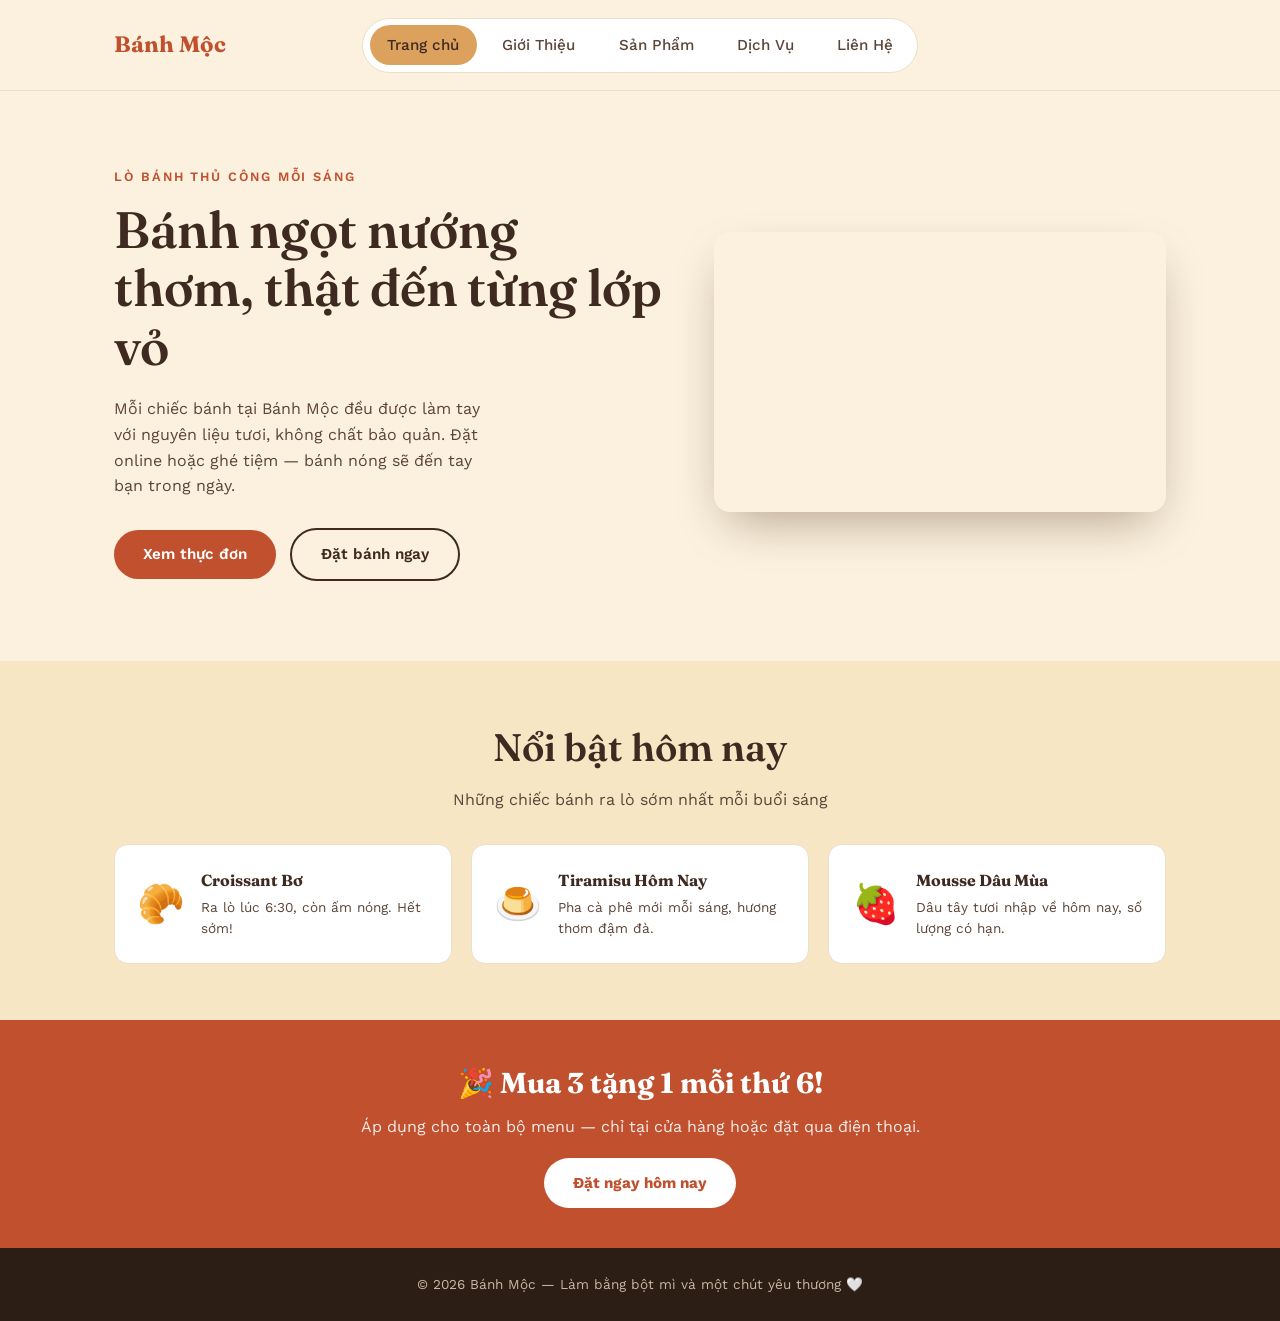
<file: index.html>
<!DOCTYPE html>
<html lang="vi">
<head>
<meta charset="UTF-8">
<meta name="viewport" content="width=device-width, initial-scale=1.0">
<title>Bánh Mộc – Đặc Sản</title>
<link rel="stylesheet" href="style.css">
<style>
  .hero { padding: 4.5rem 0 5rem; }
  .hero .container {
    display: grid;
    grid-template-columns: 1.1fr 0.9fr;
    gap: 3rem;
    align-items: center;
  }
  .eyebrow {
    display: inline-block;
    font-size: 0.8rem;
    letter-spacing: 0.15em;
    text-transform: uppercase;
    color: var(--jam);
    font-weight: 600;
    margin-bottom: 0.8rem;
  }
  .hero h1 {
    font-size: clamp(2.2rem, 4vw, 3.4rem);
    font-weight: 600;
    line-height: 1.15;
    margin-bottom: 1.2rem;
  }
  .hero p { 
    max-width: 38ch; 
    margin-bottom: 1.8rem; 
    color: var(--choc-soft); 
  }
  .hero-video { 
    border-radius: 16px; 
    overflow: hidden; 
    box-shadow: 0 20px 50px -15px rgba(60,30,10,0.4); 
  }
  .hero-video iframe { 
    width: 100%; 
    height: 280px; 
    display: block; 
  }

  /* Nổi bật hôm nay */
  .featured { 
    padding: 3.5rem 0; 
    background: var(--gold-light); 
  }
  .featured .section-head { 
    margin-bottom: 2rem; 
  }
  .featured-grid { 
    display: grid; 
    grid-template-columns: repeat(3,1fr); 
    gap: 1.2rem; 
  }
  .feat-card {
    background: var(--card-bg); 
    border-radius: 14px; 
    padding: 1.4rem;
    border: 1px solid var(--line); 
    display: flex; 
    gap: 1rem; 
    align-items: center;
  }
  .feat-icon { 
    font-size: 2.4rem; 
  }
  .feat-card h3 { 
    font-size: 1rem; 
    margin-bottom: 0.2rem; 
  }
  .feat-card p { 
    font-size: 0.85rem; 
    color: var(--choc-soft); 
  }

  /* Banner khuyến mãi */
  .promo-banner {
    background: var(--jam); 
    color: #fff;
    padding: 2.5rem 0; 
    text-align: center;
  }
  .promo-banner h2 { 
    font-size: 1.8rem; 
    margin-bottom: 0.5rem; 
  }
  .promo-banner p { 
    margin-bottom: 1.2rem; 
    opacity: 0.9; 
  }
  .btn-white { 
    background: #fff; 
    color: var(--jam); 
    font-weight: 700; 
  }
  .btn-white:hover { 
    background: var(--cream); 
  }

  @media (max-width: 768px) {
    .hero .container { grid-template-columns: 1fr; text-align: center; }
    .hero p { margin: 0 auto 1.8rem; }
    .featured-grid { grid-template-columns: 1fr; }
  }
</style>
</head>
<body>

<header class="site-header">
  <div class="header-inner">
    <a href="index.html" class="logo">Bánh Mộc</a>
    <input type="checkbox" id="menu-toggle" class="menu-toggle">
    <label for="menu-toggle" class="open-menu" aria-label="Mở menu">
      <span></span><span></span><span></span>
    </label>
    <nav class="nav">
      <ul>
        <li><a href="index.html" class="active">Trang chủ</a></li>
        <li><a href="gioi-thieu.html">Giới Thiệu</a></li>
        <li><a href="san-pham.html">Sản Phẩm</a></li>
        <li><a href="dich-vu.html">Dịch Vụ</a></li>
        <li><a href="lien-he.html">Liên Hệ</a></li>
      </ul>
    </nav>
  </div>
</header>

<!-- HERO -->
<section class="hero">
  <div class="container">
    <div>
      <span class="eyebrow">Lò bánh thủ công mỗi sáng</span>
      <h1>Bánh ngọt nướng thơm, thật đến từng lớp vỏ</h1>
      <p>Mỗi chiếc bánh tại Bánh Mộc đều được làm tay với nguyên liệu tươi,
         không chất bảo quản. Đặt online hoặc ghé tiệm — bánh nóng sẽ đến
         tay bạn trong ngày.</p>
      <a href="san-pham.html" class="btn btn-primary">Xem thực đơn</a>
      <a href="lien-he.html" class="btn btn-outline" style="margin-left:0.6rem">Đặt bánh ngay</a>
    </div>
    <div class="hero-video">
      <iframe src="https://www.youtube.com/embed/-xlmBoQ4paI?si=_xzO35KZzCxgBfQv"
        title="Bánh Mộc video" frameborder="0"
        allow="accelerometer; autoplay; clipboard-write; encrypted-media; gyroscope; picture-in-picture"
        allowfullscreen></iframe>
    </div>
  </div>
</section>

<!-- NỔI BẬT HÔM NAY -->
<section class="featured">
  <div class="container">
    <div class="section-head">
      <h2>Nổi bật hôm nay</h2>
      <p>Những chiếc bánh ra lò sớm nhất mỗi buổi sáng</p>
    </div>
    <div class="featured-grid">
      <div class="feat-card">
        <div class="feat-icon">🥐</div>
        <div>
          <h3>Croissant Bơ</h3>
          <p>Ra lò lúc 6:30, còn ấm nóng. Hết sớm!</p>
        </div>
      </div>
      <div class="feat-card">
        <div class="feat-icon">🍮</div>
        <div>
          <h3>Tiramisu Hôm Nay</h3>
          <p>Pha cà phê mới mỗi sáng, hương thơm đậm đà.</p>
        </div>
      </div>
      <div class="feat-card">
        <div class="feat-icon">🍓</div>
        <div>
          <h3>Mousse Dâu Mùa</h3>
          <p>Dâu tây tươi nhập về hôm nay, số lượng có hạn.</p>
        </div>
      </div>
    </div>
  </div>
</section>

<!-- BANNER KHUYẾN MÃI -->
<section class="promo-banner">
  <div class="container">
    <h2>🎉 Mua 3 tặng 1 mỗi thứ 6!</h2>
    <p>Áp dụng cho toàn bộ menu — chỉ tại cửa hàng hoặc đặt qua điện thoại.</p>
    <a href="lien-he.html" class="btn btn-white">Đặt ngay hôm nay</a>
  </div>
</section>


<!--Start of Tawk.to Script-->
<script type="text/javascript">
var Tawk_API=Tawk_API||{}, Tawk_LoadStart=new Date();
(function(){
var s1=document.createElement("script"),s0=document.getElementsByTagName("script")[0];
s1.async=true;
s1.src='https://embed.tawk.to/6a32af49b6462d1d44111949/1jravpe97';
s1.charset='UTF-8';
s1.setAttribute('crossorigin','*');
s0.parentNode.insertBefore(s1,s0);
})();
</script>
<!--End of Tawk.to Script-->

<footer class="site-footer">
  © 2026 Bánh Mộc — Làm bằng bột mì và một chút yêu thương 🤍
</footer>

</body>
</html>
</file>
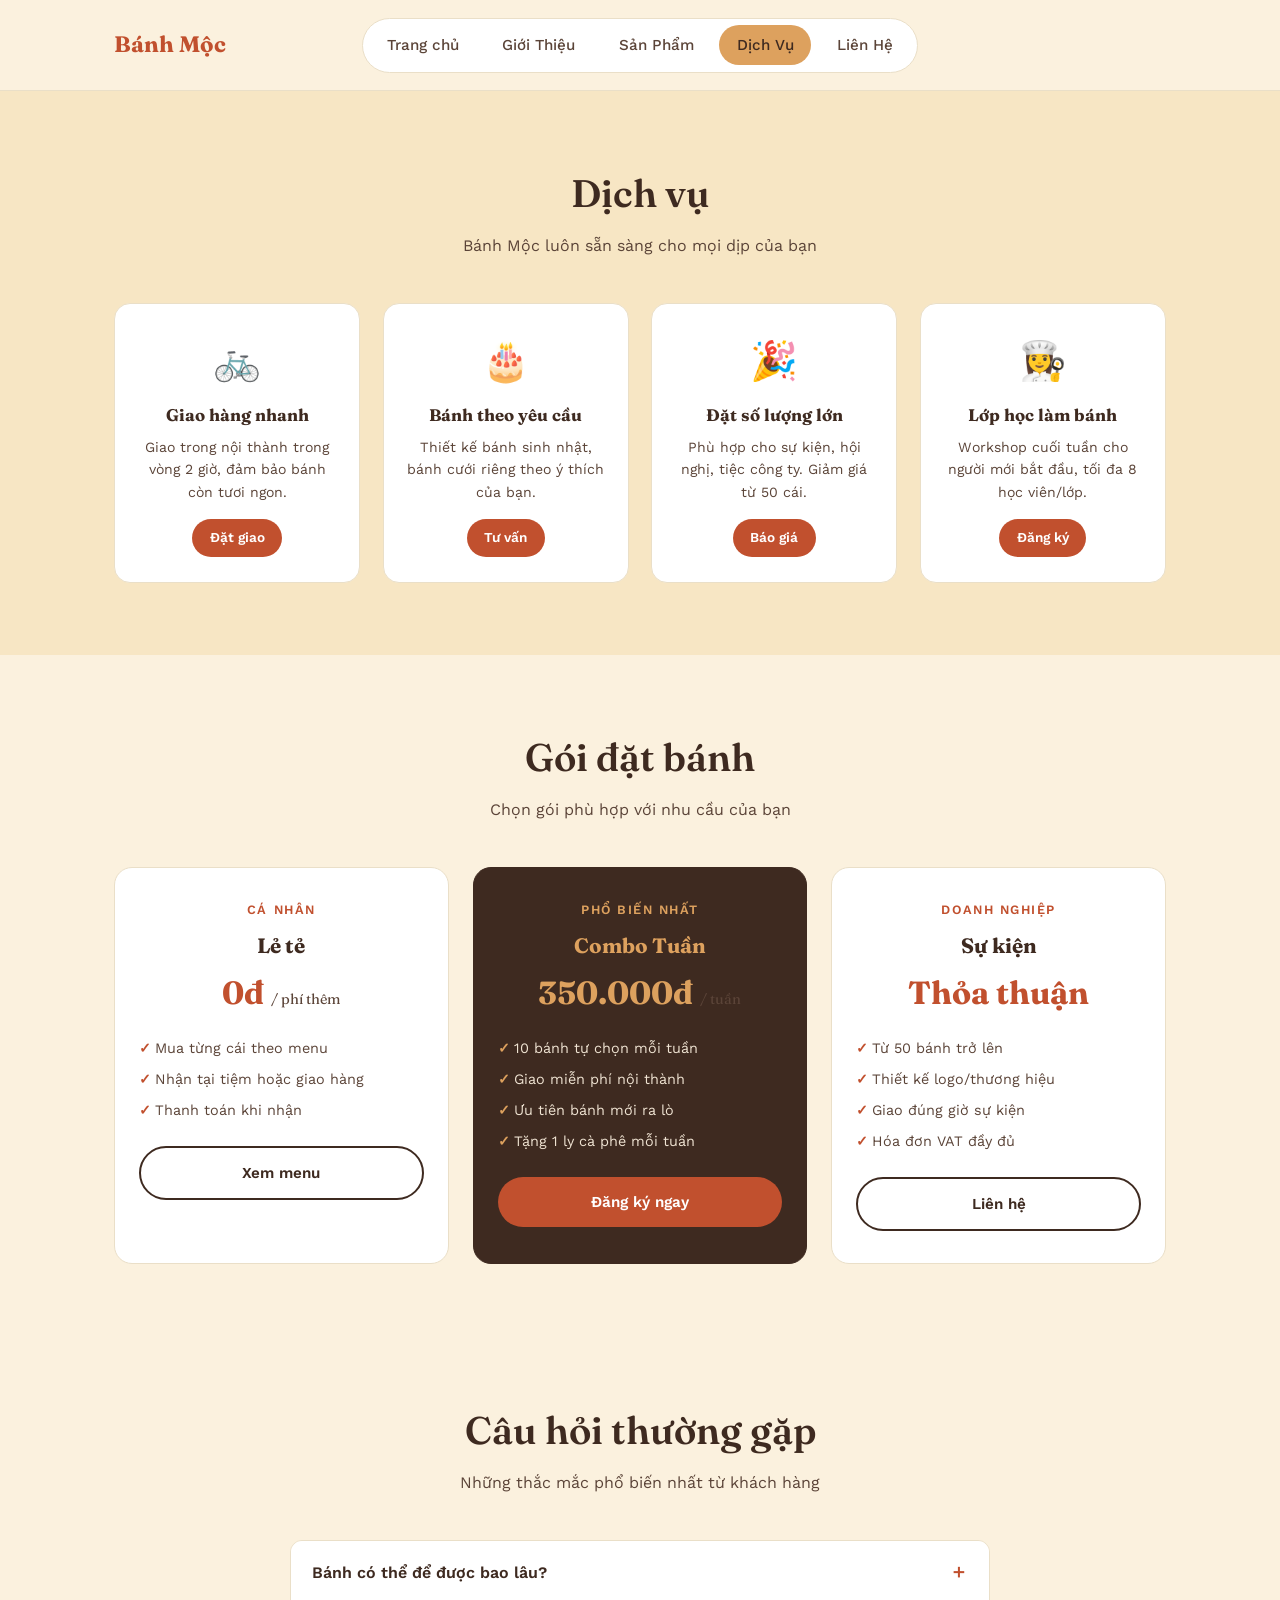
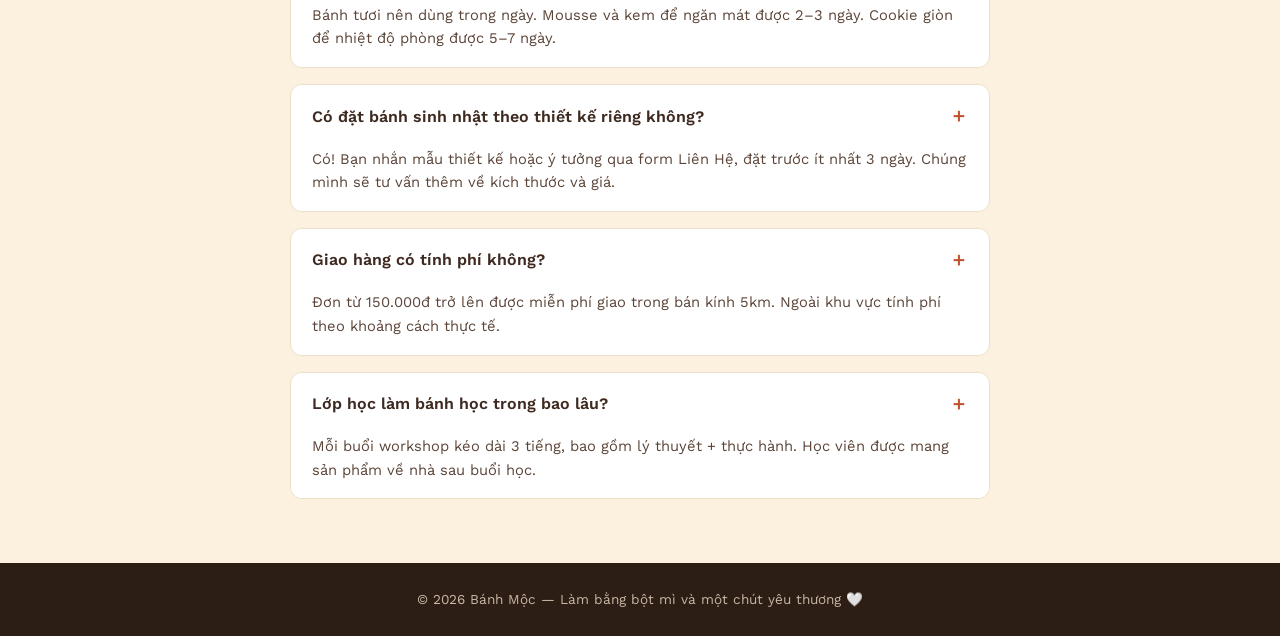
<file: dich-vu.html>
<!DOCTYPE html>
<html lang="vi">
<head>
<meta charset="UTF-8">
<meta name="viewport" content="width=device-width, initial-scale=1.0">
<title>Bánh Mộc – Dịch Vụ</title>
<link rel="stylesheet" href="style.css">
<style>
  .services { 
    padding: 4.5rem 0; 
    background: var(--gold-light); 
  }

  .service-grid { 
    display: grid; 
    grid-template-columns: repeat(4,1fr); 
    gap: 1.4rem; 
  }
  .service-card {
    background: var(--card-bg); 
    border-radius: 16px; 
    padding: 1.6rem 1.3rem;
    text-align: center; 
    border: 1px solid var(--line);
    transition: transform 0.15s, box-shadow 0.15s;
  }
  .service-card:hover { 
    transform: translateY(-4px); 
    box-shadow: 0 12px 30px -15px rgba(60,30,10,0.25); 
  }
  .service-card .icon { 
    font-size: 2.4rem; 
    margin-bottom: 0.7rem; 
  }
  .service-card h3 { 
    font-size: 1.05rem; 
    margin-bottom: 0.4rem; 
  }
  .service-card p { 
    font-size: 0.88rem; 
    color: var(--choc-soft); 
    margin-bottom: 1rem; 
  }
  .service-card .btn { 
    font-size: 0.85rem; 
    padding: 0.5rem 1.1rem; 
  }

  /* Pricing */
  .pricing { 
    padding: 4.5rem 0; 
  }
  .pricing-grid { display: grid; 
    grid-template-columns: repeat(3,1fr); 
    gap: 1.5rem; 
  }
  .plan-card {
    background: var(--card-bg); 
    border: 1px solid var(--line);
    border-radius: 18px; 
    padding: 2rem 1.5rem; 
    text-align: center;
  }
  .plan-card.featured {
    background: var(--choc); 
    color: var(--cream);
    border-color: var(--choc);
  }
  .plan-card.featured h3, .plan-card.featured .plan-price { 
    color: var(--caramel); 
  }
  .plan-card.featured p, .plan-card.featured ul li { 
    color: #EFE3D2; 
  }
  .plan-name { 
    font-size: 0.8rem; 
    text-transform: uppercase; 
    letter-spacing: 0.12em; 
    font-weight: 600; 
    color: var(--jam); 
    margin-bottom: 0.5rem; 
  }
  .plan-card.featured .plan-name { 
    color: var(--caramel); 
  }
  .plan-card h3 { 
    font-size: 1.3rem; 
    margin-bottom: 0.3rem; 
  }
  .plan-price { 
    font-size: 2rem; 
    font-family: var(--font-display); 
    font-weight: 700; 
    color: var(--jam); 
    margin-bottom: 0.3rem; 
  }
  .plan-price span { 
    font-size: 0.9rem; 
    font-weight: 400; 
    color: var(--choc-soft); 
  }
  .plan-card ul { 
    list-style: none; 
    text-align: left; 
    margin: 1.2rem 0 1.5rem; 
    display: grid; 
    gap: 0.5rem; 
  }
  .plan-card ul li { 
    font-size: 0.9rem; 
    color: var(--choc-soft); 
  }
  .plan-card ul li::before { 
    content: "✓ "; 
    color: var(--jam); 
    font-weight: 700; 
  }
  .plan-card.featured ul li::before { 
    color: var(--caramel); 
  }
  .plan-card .btn { 
    width: 100%; 
    text-align: center; 
  }

  /* FAQ */
  .faq { 
    padding: 4rem 0; 
    background: var(--cream); 
  }
  .faq-list { 
    max-width: 700px; 
    margin: 0 auto; 
    display: grid; 
    gap: 1rem; 
  }
  .faq-item { 
    border: 1px solid var(--line); 
    border-radius: 12px; 
    overflow: hidden; 
  }
  .faq-q {
    padding: 1rem 1.3rem; 
    font-weight: 600; 
    cursor: pointer;
    display: flex; 
    justify-content: space-between; 
    align-items: center;
    background: var(--card-bg);
  }
  .faq-q::after {
     content: "＋"; 
     color: var(--jam); 
     font-size: 1.2rem; 
    }
  .faq-a { 
    padding: 0 1.3rem 1rem; 
    font-size: 0.92rem; 
    color: var(--choc-soft); 
    background: var(--card-bg); 
  }

  @media (max-width: 768px) {
    .service-grid { grid-template-columns: repeat(2,1fr); }
    .pricing-grid { grid-template-columns: 1fr; }
  }
  @media (max-width: 480px) {
    .service-grid { grid-template-columns: 1fr; }
  }
</style>
</head>
<body>

<header class="site-header">
  <div class="header-inner">
    <a href="index.html" class="logo">Bánh Mộc</a>
    <input type="checkbox" id="menu-toggle" class="menu-toggle">
    <label for="menu-toggle" class="open-menu" aria-label="Mở menu">
      <span></span><span></span><span></span>
    </label>
    <nav class="nav">
      <ul>
        <li><a href="index.html">Trang chủ</a></li>
        <li><a href="gioi-thieu.html">Giới Thiệu</a></li>
        <li><a href="san-pham.html">Sản Phẩm</a></li>
        <li><a href="dich-vu.html" class="active">Dịch Vụ</a></li>
        <li><a href="lien-he.html">Liên Hệ</a></li>
      </ul>
    </nav>
  </div>
</header>

<!-- DỊCH VỤ -->
<section class="services">
  <div class="container">
    <div class="section-head">
      <h2>Dịch vụ</h2>
      <p>Bánh Mộc luôn sẵn sàng cho mọi dịp của bạn</p>
    </div>
    <div class="service-grid">
      <div class="service-card">
        <div class="icon">🚲</div>
        <h3>Giao hàng nhanh</h3>
        <p>Giao trong nội thành trong vòng 2 giờ, đảm bảo bánh còn tươi ngon.</p>
        <a href="lien-he.html" class="btn btn-primary">Đặt giao</a>
      </div>
      <div class="service-card">
        <div class="icon">🎂</div>
        <h3>Bánh theo yêu cầu</h3>
        <p>Thiết kế bánh sinh nhật, bánh cưới riêng theo ý thích của bạn.</p>
        <a href="lien-he.html" class="btn btn-primary">Tư vấn</a>
      </div>
      <div class="service-card">
        <div class="icon">🎉</div>
        <h3>Đặt số lượng lớn</h3>
        <p>Phù hợp cho sự kiện, hội nghị, tiệc công ty. Giảm giá từ 50 cái.</p>
        <a href="lien-he.html" class="btn btn-primary">Báo giá</a>
      </div>
      <div class="service-card">
        <div class="icon">👩‍🍳</div>
        <h3>Lớp học làm bánh</h3>
        <p>Workshop cuối tuần cho người mới bắt đầu, tối đa 8 học viên/lớp.</p>
        <a href="lien-he.html" class="btn btn-primary">Đăng ký</a>
      </div>
    </div>
  </div>
</section>

<!-- GÓI DỊCH VỤ -->
<section class="pricing">
  <div class="container">
    <div class="section-head">
      <h2>Gói đặt bánh</h2>
      <p>Chọn gói phù hợp với nhu cầu của bạn</p>
    </div>
    <div class="pricing-grid">
      <div class="plan-card">
        <div class="plan-name">Cá nhân</div>
        <h3>Lẻ tẻ</h3>
        <div class="plan-price">0đ <span>/ phí thêm</span></div>
        <ul>
          <li>Mua từng cái theo menu</li>
          <li>Nhận tại tiệm hoặc giao hàng</li>
          <li>Thanh toán khi nhận</li>
        </ul>
        <a href="san-pham.html" class="btn btn-outline">Xem menu</a>
      </div>
      <div class="plan-card featured">
        <div class="plan-name">Phổ biến nhất</div>
        <h3>Combo Tuần</h3>
        <div class="plan-price">350.000đ <span>/ tuần</span></div>
        <ul>
          <li>10 bánh tự chọn mỗi tuần</li>
          <li>Giao miễn phí nội thành</li>
          <li>Ưu tiên bánh mới ra lò</li>
          <li>Tặng 1 ly cà phê mỗi tuần</li>
        </ul>
        <a href="lien-he.html" class="btn btn-primary">Đăng ký ngay</a>
      </div>
      <div class="plan-card">
        <div class="plan-name">Doanh nghiệp</div>
        <h3>Sự kiện</h3>
        <div class="plan-price">Thỏa thuận</div>
        <ul>
          <li>Từ 50 bánh trở lên</li>
          <li>Thiết kế logo/thương hiệu</li>
          <li>Giao đúng giờ sự kiện</li>
          <li>Hóa đơn VAT đầy đủ</li>
        </ul>
        <a href="lien-he.html" class="btn btn-outline">Liên hệ</a>
      </div>
    </div>
  </div>
</section>

<!-- FAQ -->
<section class="faq">
  <div class="container">
    <div class="section-head">
      <h2>Câu hỏi thường gặp</h2>
      <p>Những thắc mắc phổ biến nhất từ khách hàng</p>
    </div>
    <div class="faq-list">
      <div class="faq-item">
        <div class="faq-q">Bánh có thể để được bao lâu?</div>
        <div class="faq-a">Bánh tươi nên dùng trong ngày. Mousse và kem để ngăn mát được 2–3 ngày. Cookie giòn để nhiệt độ phòng được 5–7 ngày.</div>
      </div>
      <div class="faq-item">
        <div class="faq-q">Có đặt bánh sinh nhật theo thiết kế riêng không?</div>
        <div class="faq-a">Có! Bạn nhắn mẫu thiết kế hoặc ý tưởng qua form Liên Hệ, đặt trước ít nhất 3 ngày. Chúng mình sẽ tư vấn thêm về kích thước và giá.</div>
      </div>
      <div class="faq-item">
        <div class="faq-q">Giao hàng có tính phí không?</div>
        <div class="faq-a">Đơn từ 150.000đ trở lên được miễn phí giao trong bán kính 5km. Ngoài khu vực tính phí theo khoảng cách thực tế.</div>
      </div>
      <div class="faq-item">
        <div class="faq-q">Lớp học làm bánh học trong bao lâu?</div>
        <div class="faq-a">Mỗi buổi workshop kéo dài 3 tiếng, bao gồm lý thuyết + thực hành. Học viên được mang sản phẩm về nhà sau buổi học.</div>
      </div>
    </div>
  </div>
</section>

<footer class="site-footer">
  © 2026 Bánh Mộc — Làm bằng bột mì và một chút yêu thương 🤍
</footer>

</body>
</html>
</file>
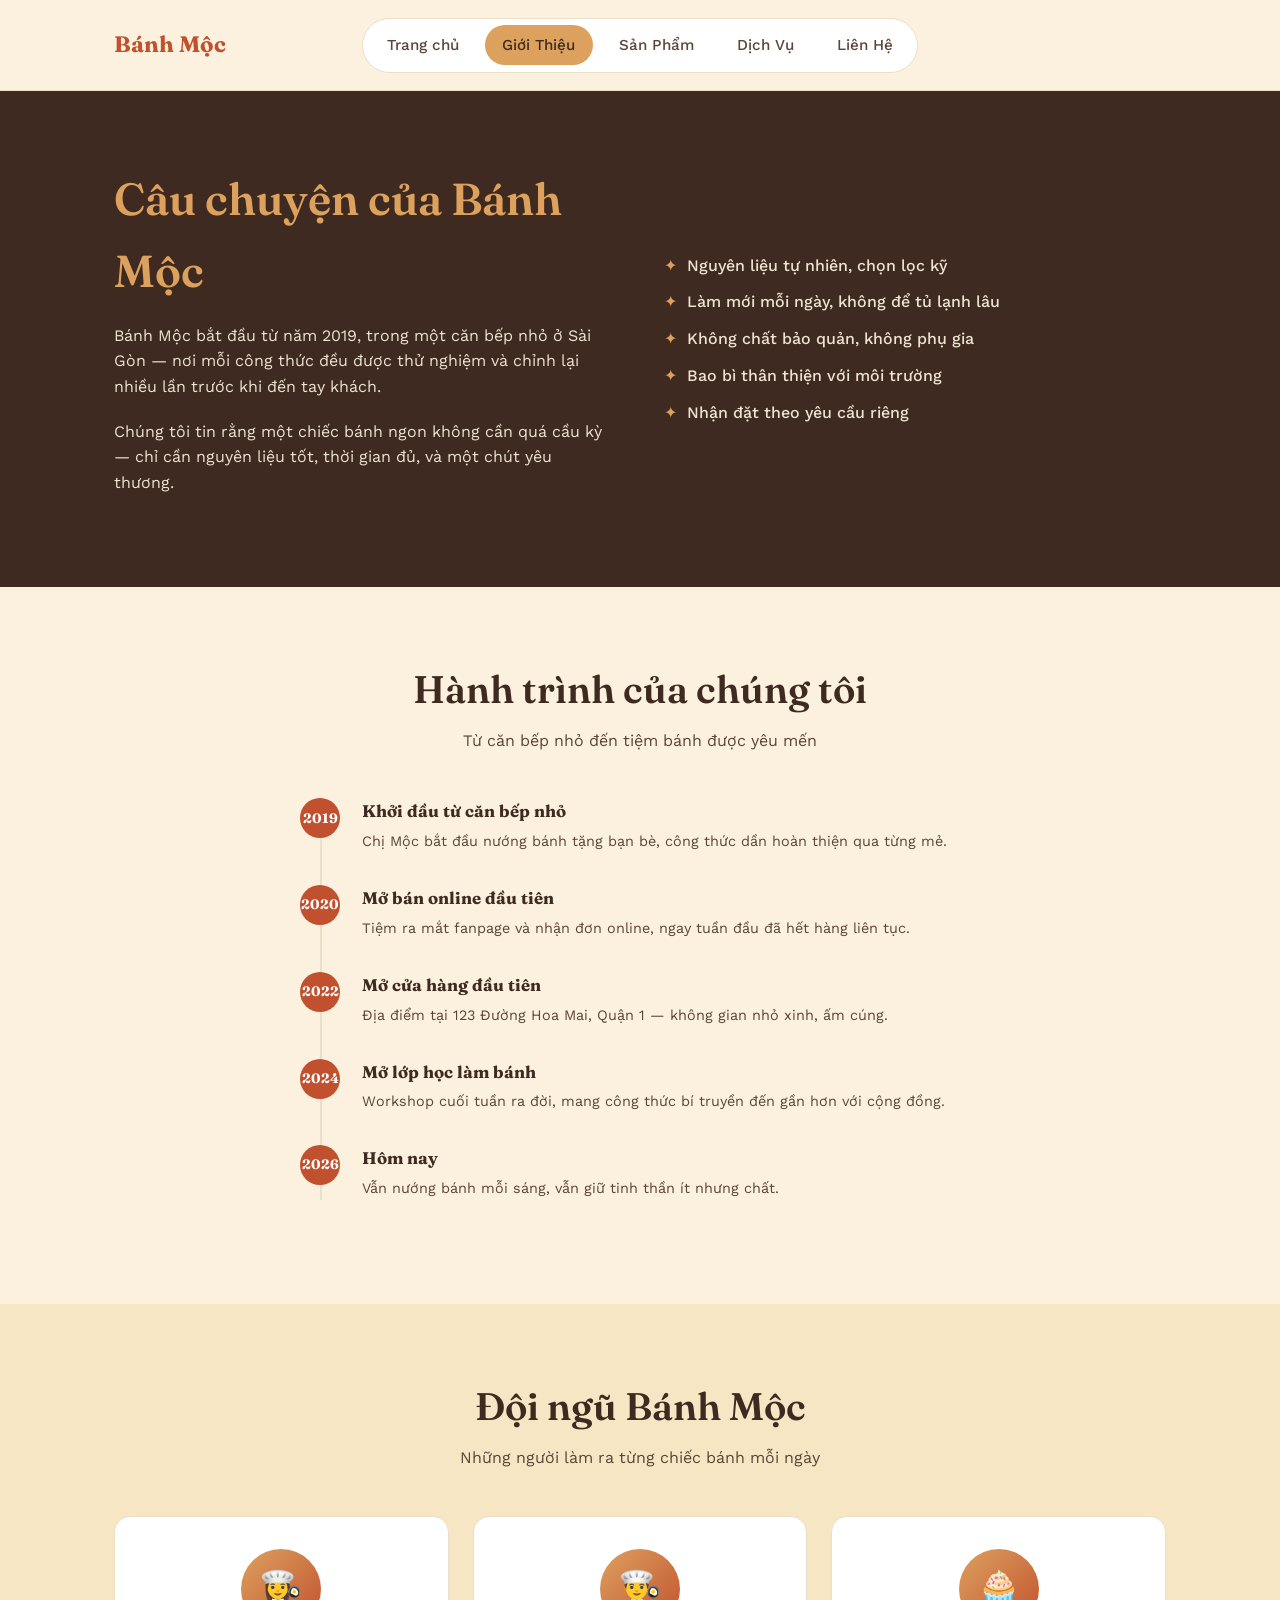
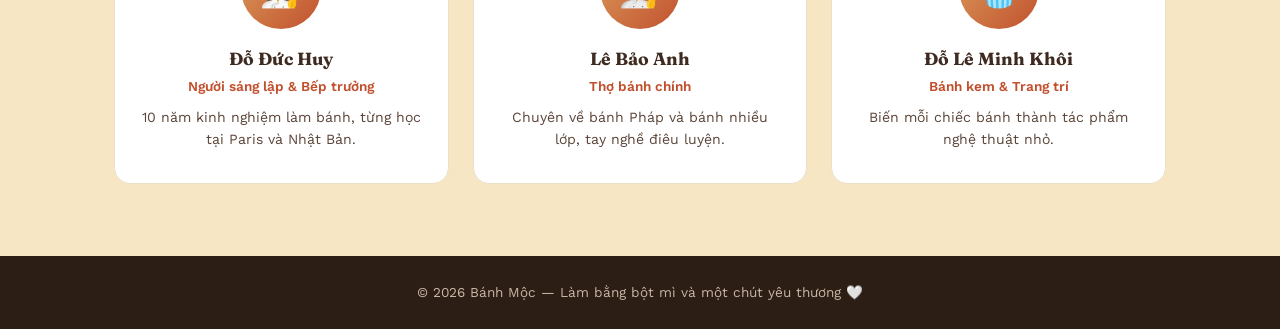
<file: gioi-thieu.html>
<!DOCTYPE html>
<html lang="vi">
<head>
<meta charset="UTF-8">
<meta name="viewport" content="width=device-width, initial-scale=1.0">
<title>Bánh Mộc – Giới Thiệu</title>
<link rel="stylesheet" href="style.css">
<style>
  /* ABOUT HERO */
  .about-hero {
    background: var(--choc); 
    color: var(--cream); 
    padding: 4.5rem 0;
  }
  .about-hero .container {
    display: grid; 
    grid-template-columns: 1fr 1fr; 
    gap: 3rem; 
    align-items: center;
  }
  .about-hero h1 {
    font-size: clamp(2rem, 3.5vw, 3rem); 
    font-weight: 600;
    margin-bottom: 1rem; 
    color: var(--caramel);
  }
  .about-hero p { 
    color: #EFE3D2; 
    margin-bottom: 1.2rem; 
  }

  .values { 
    list-style: none; 
    display: grid; 
    gap: 0.7rem; 
  }
  .values li { 
    display: flex; 
    align-items: center; 
    gap: 0.6rem; 
    font-weight: 500; 
    color: #EFE3D2; 
  }
  .values li::before { 
    content: "✦"; 
    color: var(--caramel); 
  }

  /* TIMELINE */
  .timeline-section { 
    padding: 4.5rem 0; 
  }
  .timeline { 
    position: relative; 
    max-width: 680px; 
    margin: 0 auto; 
  }
  .timeline::before {
    content: ''; 
    position: absolute; 
    left: 20px; top: 0; 
    bottom: 0;
    width: 2px; 
    background: var(--line);
  }
  .tl-item { display: flex; 
    gap: 1.4rem; 
    margin-bottom: 2rem; 
    position: relative; }
  .tl-dot {
    min-width: 40px; 
    height: 40px; 
    border-radius: 50%;
    background: var(--jam); 
    color: #fff; 
    display: flex;
    align-items: center; 
    justify-content: center;
    font-family: var(--font-display); 
    font-weight: 700; 
    font-size: 0.85rem;
    z-index: 1;
  }
  .tl-body h3 { 
    font-size: 1.05rem; 
    margin-bottom: 0.3rem; 
  }
  .tl-body p { 
    font-size: 0.9rem; 
    color: var(--choc-soft); 
  }

  /* ĐỘI NGŨ */
  .team { 
    background: var(--gold-light); 
    padding: 4.5rem 0; 
  }
  .team-grid { 
    display: grid; 
    grid-template-columns: repeat(3,1fr); 
    gap: 1.5rem; 
  }
  .team-card {
    background: var(--card-bg); 
    border-radius: 16px; 
    padding: 2rem 1.5rem;
    text-align: center; 
    border: 1px solid var(--line);
  }
  .team-avatar {
    width: 80px; 
    height: 80px; 
    border-radius: 50%; 
    margin: 0 auto 1rem;
    background: linear-gradient(135deg, var(--caramel), var(--jam));
    display: flex; 
    align-items: center; 
    justify-content: center;
    font-size: 2.2rem;
  }
  .team-card h3 { 
    font-size: 1.1rem; 
    margin-bottom: 0.2rem; 
  }
  .team-card .role { 
    font-size: 0.85rem; 
    color: var(--jam); 
    font-weight: 600; 
    margin-bottom: 0.5rem; 
  }
  .team-card p { 
    font-size: 0.88rem; 
    color: var(--choc-soft); 
  }

  @media (max-width: 768px) {
    .about-hero .container { 
      grid-template-columns: 1fr; 
    }
    .team-grid { 
      grid-template-columns: 1fr; 
    }
  }
</style>
</head>
<body>

<header class="site-header">
  <div class="header-inner">
    <a href="index.html" class="logo">Bánh Mộc</a>
    <input type="checkbox" id="menu-toggle" class="menu-toggle">
    <label for="menu-toggle" class="open-menu" aria-label="Mở menu">
      <span></span><span></span><span></span>
    </label>
    <nav class="nav">
      <ul>
        <li><a href="index.html">Trang chủ</a></li>
        <li><a href="gioi-thieu.html" class="active">Giới Thiệu</a></li>
        <li><a href="san-pham.html">Sản Phẩm</a></li>
        <li><a href="dich-vu.html">Dịch Vụ</a></li>
        <li><a href="lien-he.html">Liên Hệ</a></li>
      </ul>
    </nav>
  </div>
</header>

<!-- ABOUT HERO -->
<section class="about-hero">
  <div class="container">
    <div>
      <h1>Câu chuyện của Bánh Mộc</h1>
      <p>Bánh Mộc bắt đầu từ năm 2019, trong một căn bếp nhỏ ở Sài Gòn —
         nơi mỗi công thức đều được thử nghiệm và chỉnh lại nhiều lần
         trước khi đến tay khách.</p>
      <p>Chúng tôi tin rằng một chiếc bánh ngon không cần quá cầu kỳ —
         chỉ cần nguyên liệu tốt, thời gian đủ, và một chút yêu thương.</p>
    </div>
    <ul class="values">
      <li>Nguyên liệu tự nhiên, chọn lọc kỹ</li>
      <li>Làm mới mỗi ngày, không để tủ lạnh lâu</li>
      <li>Không chất bảo quản, không phụ gia</li>
      <li>Bao bì thân thiện với môi trường</li>
      <li>Nhận đặt theo yêu cầu riêng</li>
    </ul>
  </div>
</section>

<!-- TIMELINE -->
<section class="timeline-section">
  <div class="container">
    <div class="section-head">
      <h2>Hành trình của chúng tôi</h2>
      <p>Từ căn bếp nhỏ đến tiệm bánh được yêu mến</p>
    </div>
    <div class="timeline">
      <div class="tl-item">
        <div class="tl-dot">2019</div>
        <div class="tl-body">
          <h3>Khởi đầu từ căn bếp nhỏ</h3>
          <p>Chị Mộc bắt đầu nướng bánh tặng bạn bè, công thức dần hoàn thiện qua từng mẻ.</p>
        </div>
      </div>
      <div class="tl-item">
        <div class="tl-dot">2020</div>
        <div class="tl-body">
          <h3>Mở bán online đầu tiên</h3>
          <p>Tiệm ra mắt fanpage và nhận đơn online, ngay tuần đầu đã hết hàng liên tục.</p>
        </div>
      </div>
      <div class="tl-item">
        <div class="tl-dot">2022</div>
        <div class="tl-body">
          <h3>Mở cửa hàng đầu tiên</h3>
          <p>Địa điểm tại 123 Đường Hoa Mai, Quận 1 — không gian nhỏ xinh, ấm cúng.</p>
        </div>
      </div>
      <div class="tl-item">
        <div class="tl-dot">2024</div>
        <div class="tl-body">
          <h3>Mở lớp học làm bánh</h3>
          <p>Workshop cuối tuần ra đời, mang công thức bí truyền đến gần hơn với cộng đồng.</p>
        </div>
      </div>
      <div class="tl-item">
        <div class="tl-dot">2026</div>
        <div class="tl-body">
          <h3>Hôm nay</h3>
          <p>Vẫn nướng bánh mỗi sáng, vẫn giữ tinh thần ít nhưng chất.</p>
        </div>
      </div>
    </div>
  </div>
</section>

<!-- ĐỘI NGŨ -->
<section class="team">
  <div class="container">
    <div class="section-head">
      <h2>Đội ngũ Bánh Mộc</h2>
      <p>Những người làm ra từng chiếc bánh mỗi ngày</p>
    </div>
    <div class="team-grid">
      <div class="team-card">
        <div class="team-avatar">👩‍🍳</div>
        <h3>Đỗ Đức Huy</h3>
        <div class="role">Người sáng lập & Bếp trưởng</div>
        <p>10 năm kinh nghiệm làm bánh, từng học tại Paris và Nhật Bản.</p>
      </div>
      <div class="team-card">
        <div class="team-avatar">👨‍🍳</div>
        <h3>Lê Bảo Anh</h3>
        <div class="role">Thợ bánh chính</div>
        <p>Chuyên về bánh Pháp và bánh nhiều lớp, tay nghề điêu luyện.</p>
      </div>
      <div class="team-card">
        <div class="team-avatar">🧁</div>
        <h3>Đỗ Lê Minh Khôi</h3>
        <div class="role">Bánh kem & Trang trí</div>
        <p>Biến mỗi chiếc bánh thành tác phẩm nghệ thuật nhỏ.</p>
      </div>
    </div>
  </div>
</section>

<footer class="site-footer">
  © 2026 Bánh Mộc — Làm bằng bột mì và một chút yêu thương 🤍
</footer>

</body>
</html>
</file>
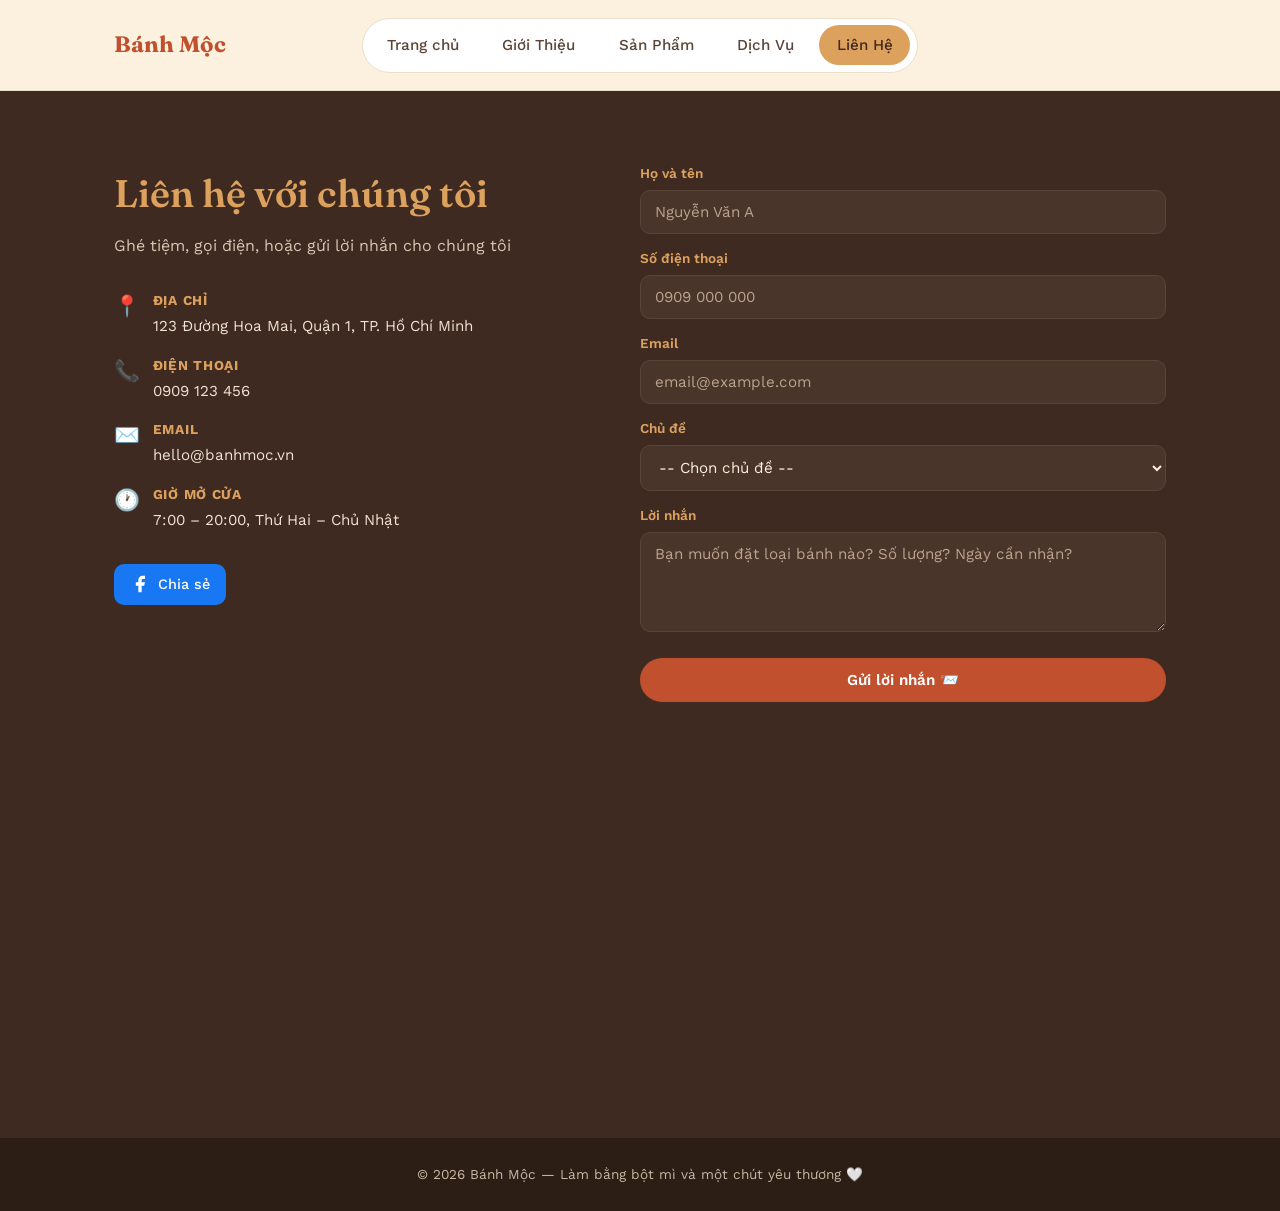
<file: lien-he.html>
<!DOCTYPE html>
<html lang="vi">
<head>
<meta charset="UTF-8">
<meta name="viewport" content="width=device-width, initial-scale=1.0">
<title>Bánh Mộc – Liên Hệ</title>
<link rel="stylesheet" href="style.css">
<style>
  .contact-page { 
    background: var(--choc); 
    color: var(--cream); 
    padding: 4.5rem 0; 
  }
  .contact-page .container {
    display: grid; 
    grid-template-columns: 1fr 1.1fr; 
    gap: 3rem;
  }
  .contact-page h1 {
    font-size: clamp(1.8rem, 3vw, 2.5rem); 
    font-weight: 600;
    color: var(--caramel); 
    margin-bottom: 0.5rem;
  }
  .contact-page .sub { 
    color: #D8C7B4; 
    margin-bottom: 2rem; 
  }

  .contact-info { 
    display: grid; 
    gap: 1rem; 
    align-content: start; 
  }
  .contact-info .item { 
    display: flex; 
    gap: 0.8rem; 
  }
  .contact-info .item span:first-child { 
    font-size: 1.3rem; 
  }
  .contact-info .item strong {
    display: block; 
    color: var(--caramel); 
    font-size: 0.85rem;
    text-transform: uppercase; 
    letter-spacing: 0.05em; 
    margin-bottom: 0.15rem;
  }
  .contact-info .item p { 
    color: #EFE3D2; 
    font-size: 0.95rem; 
  }

  /* Share Facebook */
  .share-fb {
    display: inline-flex; 
    align-items: center; 
    gap: 0.5rem; 
    margin-top: 2rem;
    background: #1877F2; 
    border: none; 
    color: #fff;
    border-radius: 10px; 
    padding: 0.55rem 1rem;
    text-decoration: none; 
    font-size: 0.9rem; 
    font-weight: 500;
    transition: background 0.15s;
  }
  .share-fb:hover { background: #0f5fd1; }

  /* Form */
  .contact-form { 
    display: grid; 
    gap: 0.9rem; 
  }
  .contact-form .btn { 
    margin-top: 0.3rem; 
  }

  /* Map */
  .map-section { 
    padding: 2rem 0; 
    background: var(--choc); 
  }
  .map-section iframe { 
    display: block; 
    width: 100%; 
    height: 300px; 
    border: 0; 
    border-radius: 12px; 
  }

  @media (max-width: 768px) {
    .contact-page .container { grid-template-columns: 1fr; }
    .socials { flex-wrap: wrap; }
  }
</style>
</head>
<body>

<header class="site-header">
  <div class="header-inner">
    <a href="index.html" class="logo">Bánh Mộc</a>
    <input type="checkbox" id="menu-toggle" class="menu-toggle">
    <label for="menu-toggle" class="open-menu" aria-label="Mở menu">
      <span></span><span></span><span></span>
    </label>
    <nav class="nav">
      <ul>
        <li><a href="index.html">Trang chủ</a></li>
        <li><a href="gioi-thieu.html">Giới Thiệu</a></li>
        <li><a href="san-pham.html">Sản Phẩm</a></li>
        <li><a href="dich-vu.html">Dịch Vụ</a></li>
        <li><a href="lien-he.html" class="active">Liên Hệ</a></li>
      </ul>
    </nav>
  </div>
</header>

<!-- LIÊN HỆ -->
<section class="contact-page">
  <div class="container">
    <div>
      <h1>Liên hệ với chúng tôi</h1>
      <p class="sub">Ghé tiệm, gọi điện, hoặc gửi lời nhắn cho chúng tôi</p>

      <div class="contact-info">
        <div class="item">
          <span>📍</span>
          <div>
            <strong>Địa chỉ</strong>
            <p>123 Đường Hoa Mai, Quận 1, TP. Hồ Chí Minh</p>
          </div>
        </div>
        <div class="item">
          <span>📞</span>
          <div>
            <strong>Điện thoại</strong>
            <p>0909 123 456</p>
          </div>
        </div>
        <div class="item">
          <span>✉️</span>
          <div>
            <strong>Email</strong>
            <p>hello@banhmoc.vn</p>
          </div>
        </div>
        <div class="item">
          <span>🕐</span>
          <div>
            <strong>Giờ mở cửa</strong>
            <p>7:00 – 20:00, Thứ Hai – Chủ Nhật</p>
          </div>
        </div>
      </div>

      <a href="https://www.facebook.com/sharer/sharer.php?u=https://banhmoc.vn/lien-he.html"
         target="_blank" rel="noopener" class="share-fb" aria-label="Chia sẻ lên Facebook">
        <svg xmlns="http://www.w3.org/2000/svg" width="20" height="20" viewBox="0 0 24 24" fill="currentColor">
          <path d="M18 2h-3a5 5 0 0 0-5 5v3H7v4h3v8h4v-8h3l1-4h-4V7a1 1 0 0 1 1-1h3z"/>
        </svg>
        Chia sẻ
      </a>
    </div>

    <form class="contact-form">
      <div>
        <label for="name">Họ và tên</label>
        <input type="text" id="name" name="name" placeholder="Nguyễn Văn A">
      </div>
      <div>
        <label for="phone">Số điện thoại</label>
        <input type="tel" id="phone" name="phone" placeholder="0909 000 000">
      </div>
      <div>
        <label for="email">Email</label>
        <input type="email" id="email" name="email" placeholder="email@example.com">
      </div>
      <div>
        <label for="subject">Chủ đề</label>
        <select id="subject" name="subject">
          <option value="">-- Chọn chủ đề --</option>
          <option>Đặt bánh sinh nhật</option>
          <option>Đặt bánh sự kiện / số lượng lớn</option>
          <option>Đăng ký lớp học làm bánh</option>
          <option>Góp ý / Khiếu nại</option>
          <option>Khác</option>
        </select>
      </div>
      <div>
        <label for="message">Lời nhắn</label>
        <textarea id="message" name="message" placeholder="Bạn muốn đặt loại bánh nào? Số lượng? Ngày cần nhận?"></textarea>
      </div>
      <button type="submit" class="btn btn-primary">Gửi lời nhắn 📨</button>
    </form>
  </div>
</section>

<!-- BẢN ĐỒ -->
<section class="map-section">
  <div class="container">
    <iframe
      src="https://www.google.com/maps/embed?pb=!1m18!1m12!1m3!1d3917.9661234731407!2d106.77124677614309!3d10.890179089265567!2m3!1f0!2f0!3f0!3m2!1i1024!2i768!4f13.1!3m3!1m2!1s0x3174d9e0ef170795%3A0x1b3be231c8830960!2sHAI%20TEE%20COFFEE%20%26%20TEA%20PREMIUM!5e0!3m2!1svi!2s!4v1781615931095!5m2!1svi!2s"
      allowfullscreen loading="lazy" referrerpolicy="no-referrer-when-downgrade">
    </iframe>
  </div>
</section>

<footer class="site-footer">
  © 2026 Bánh Mộc — Làm bằng bột mì và một chút yêu thương 🤍
</footer>

</body>
</html>
</file>
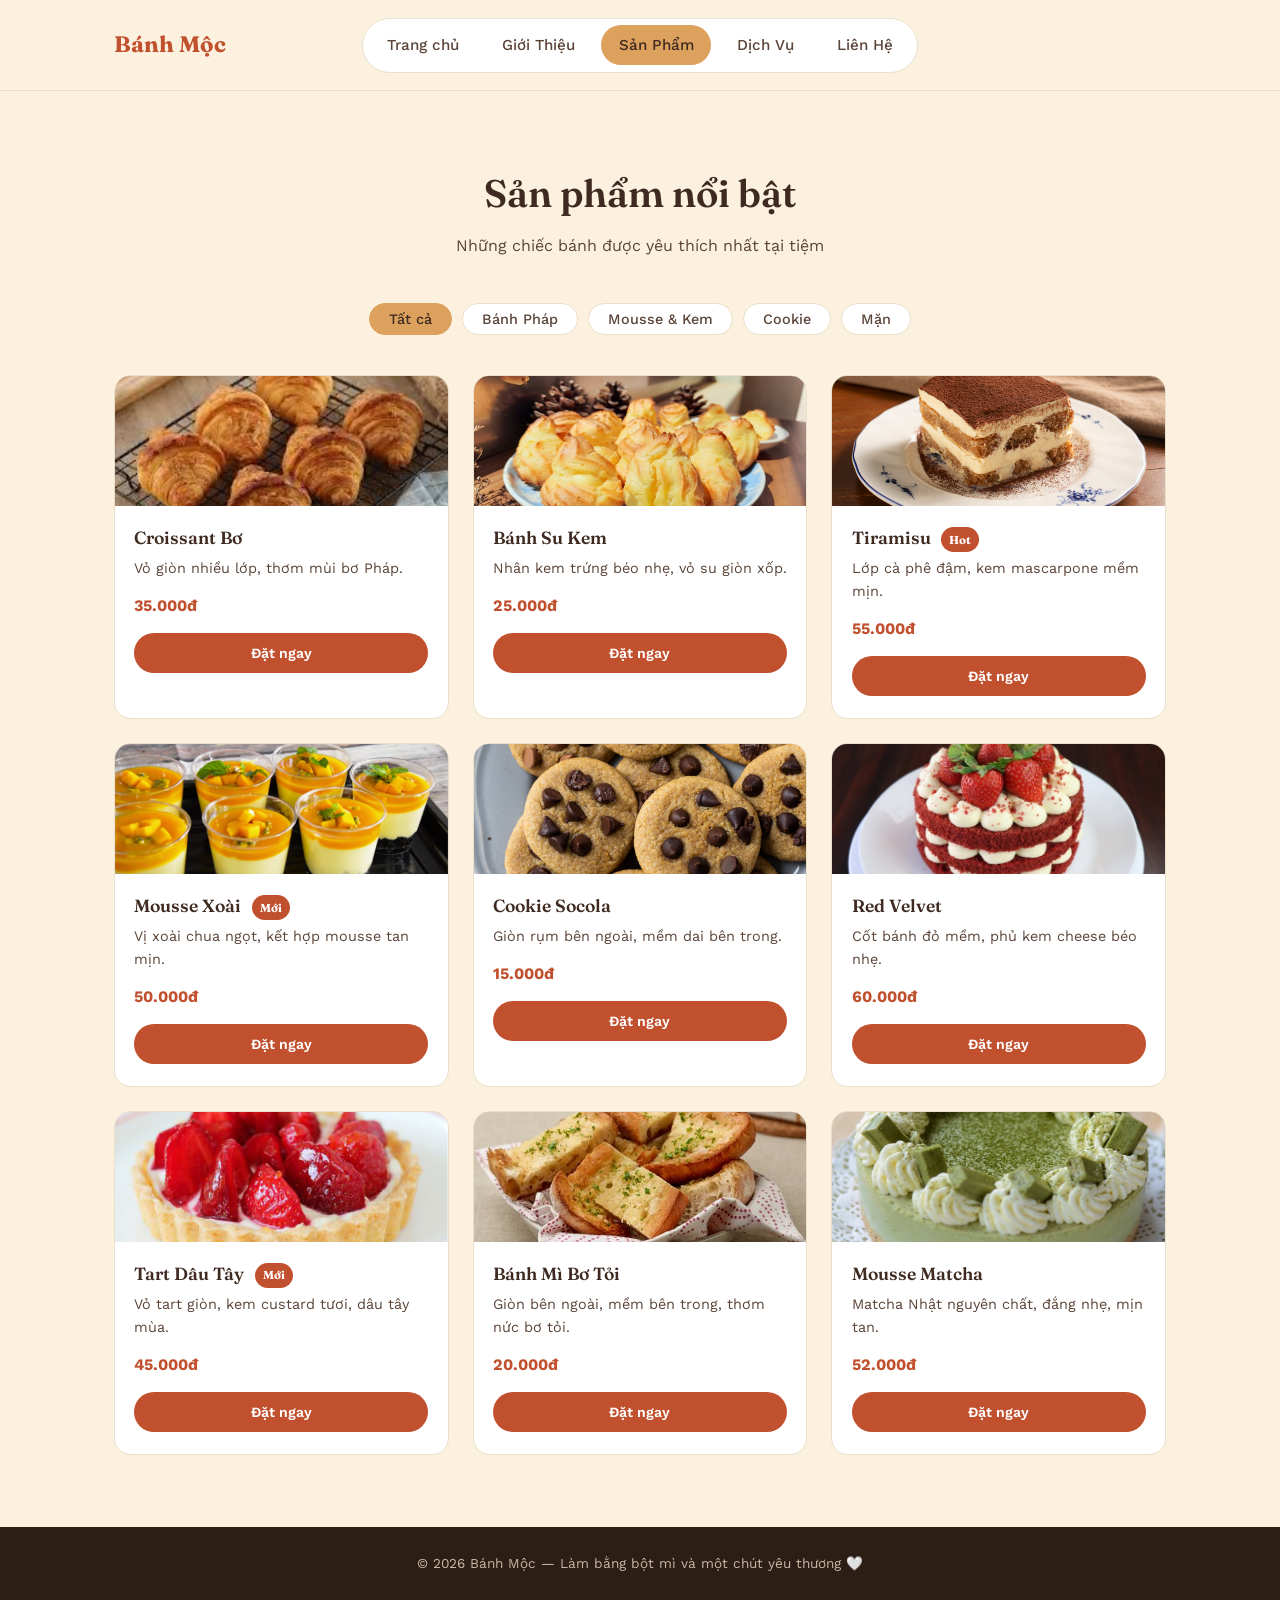
<file: san-pham.html>
<!DOCTYPE html>
<html lang="vi">
<head>
<meta charset="UTF-8">
<meta name="viewport" content="width=device-width, initial-scale=1.0">
<title>Bánh Mộc – Sản Phẩm</title>
<link rel="stylesheet" href="style.css">
<style>
  .products { padding: 4.5rem 0; }

  /* Bộ lọc */
  .filter-bar {
    display: flex; 
    gap: 0.6rem; 
    justify-content: center;
    flex-wrap: wrap; 
    margin-bottom: 2.5rem;
  }
  .filter-btn {
    padding: 0.45rem 1.2rem; 
    border-radius: 999px; 
    border: 1.5px solid var(--line);
    background: var(--card-bg); 
    color: var(--choc-soft); 
    font-family: var(--font-body);
    font-size: 0.9rem; 
    cursor: pointer; 
    font-weight: 500;
    transition: background 0.15s, color 0.15s, border-color 0.15s;
  }
  .filter-btn.active, .filter-btn:hover {
    background: var(--caramel); 
    border-color: var(--caramel); 
    color: var(--choc);
  }

  /* Product card thêm nút */
  .product-card .product-body .btn {
    display: block; 
    text-align: center; 
    margin-top: 0.9rem;
    padding: 0.55rem 1rem; 
    font-size: 0.88rem;
  }

  /* Badge mới */
  .badge {
    display: inline-block; 
    font-size: 0.72rem; 
    font-weight: 700;
    padding: 0.2rem 0.5rem; 
    border-radius: 999px;
    background: var(--jam); 
    color: #fff; 
    margin-left: 0.4rem;
    vertical-align: middle;
  }

  /* Ảnh sản phẩm */
  .product-img img {
    width: 100%; 
    height: 100%; 
    object-fit: cover; 
    display: block;
  }
</style>
</head>
<body>

<header class="site-header">
  <div class="header-inner">
    <a href="index.html" class="logo">Bánh Mộc</a>
    <input type="checkbox" id="menu-toggle" class="menu-toggle">
    <label for="menu-toggle" class="open-menu" aria-label="Mở menu">
      <span></span><span></span><span></span>
    </label>
    <nav class="nav">
      <ul>
        <li><a href="index.html">Trang chủ</a></li>
        <li><a href="gioi-thieu.html">Giới Thiệu</a></li>
        <li><a href="san-pham.html" class="active">Sản Phẩm</a></li>
        <li><a href="dich-vu.html">Dịch Vụ</a></li>
        <li><a href="lien-he.html">Liên Hệ</a></li>
      </ul>
    </nav>
  </div>
</header>

<section class="products">
  <div class="container">
    <div class="section-head">
      <h2>Sản phẩm nổi bật</h2>
      <p>Những chiếc bánh được yêu thích nhất tại tiệm</p>
    </div>

    <!-- Bộ lọc -->
    <div class="filter-bar">
      <button class="filter-btn active">Tất cả</button>
      <button class="filter-btn">Bánh Pháp</button>
      <button class="filter-btn">Mousse & Kem</button>
      <button class="filter-btn">Cookie</button>
      <button class="filter-btn">Mặn</button>
    </div>

    <div class="product-grid">

      <div class="product-card">
        <div class="product-img"><img src="images/croissant.jpg" alt="Croissant Bơ"></div>
        <div class="product-body">
          <h3>Croissant Bơ</h3>
          <p>Vỏ giòn nhiều lớp, thơm mùi bơ Pháp.</p>
          <span class="price">35.000đ</span>
          <a href="lien-he.html" class="btn btn-primary">Đặt ngay</a>
        </div>
      </div>

      <div class="product-card">
        <div class="product-img"><img src="images/sukem.jpg" alt="Bánh Su Kem"></div>
        <div class="product-body">
          <h3>Bánh Su Kem</h3>
          <p>Nhân kem trứng béo nhẹ, vỏ su giòn xốp.</p>
          <span class="price">25.000đ</span>
          <a href="lien-he.html" class="btn btn-primary">Đặt ngay</a>
        </div>
      </div>

      <div class="product-card">
        <div class="product-img"><img src="images/tiramisu.jpg" alt="Tiramisu"></div>
        <div class="product-body">
          <h3>Tiramisu <span class="badge">Hot</span></h3>
          <p>Lớp cà phê đậm, kem mascarpone mềm mịn.</p>
          <span class="price">55.000đ</span>
          <a href="lien-he.html" class="btn btn-primary">Đặt ngay</a>
        </div>
      </div>

      <div class="product-card">
        <div class="product-img"><img src="images/mousse_xoai.jpg" alt="Mousse Xoài"></div>
        <div class="product-body">
          <h3>Mousse Xoài <span class="badge">Mới</span></h3>
          <p>Vị xoài chua ngọt, kết hợp mousse tan mịn.</p>
          <span class="price">50.000đ</span>
          <a href="lien-he.html" class="btn btn-primary">Đặt ngay</a>
        </div>
      </div>

      <div class="product-card">
        <div class="product-img"><img src="images/cookie.jpg" alt="Cookie Socola"></div>
        <div class="product-body">
          <h3>Cookie Socola</h3>
          <p>Giòn rụm bên ngoài, mềm dai bên trong.</p>
          <span class="price">15.000đ</span>
          <a href="lien-he.html" class="btn btn-primary">Đặt ngay</a>
        </div>
      </div>

      <div class="product-card">
        <div class="product-img"><img src="images/red_velvet.jpg" alt="Red Velvet"></div>
        <div class="product-body">
          <h3>Red Velvet</h3>
          <p>Cốt bánh đỏ mềm, phủ kem cheese béo nhẹ.</p>
          <span class="price">60.000đ</span>
          <a href="lien-he.html" class="btn btn-primary">Đặt ngay</a>
        </div>
      </div>

      <div class="product-card">
        <div class="product-img"><img src="images/tart.jpg" alt="Tart Dâu Tây"></div>
        <div class="product-body">
          <h3>Tart Dâu Tây <span class="badge">Mới</span></h3>
          <p>Vỏ tart giòn, kem custard tươi, dâu tây mùa.</p>
          <span class="price">45.000đ</span>
          <a href="lien-he.html" class="btn btn-primary">Đặt ngay</a>
        </div>
      </div>

      <div class="product-card">
        <div class="product-img"><img src="images/banhmi.webp" alt="Bánh Mì Bơ Tỏi"></div>
        <div class="product-body">
          <h3>Bánh Mì Bơ Tỏi</h3>
          <p>Giòn bên ngoài, mềm bên trong, thơm nức bơ tỏi.</p>
          <span class="price">20.000đ</span>
          <a href="lien-he.html" class="btn btn-primary">Đặt ngay</a>
        </div>
      </div>

      <div class="product-card">
        <div class="product-img"><img src="images/mousse_matcha.jpg" alt="Mousse Matcha"></div>
        <div class="product-body">
          <h3>Mousse Matcha</h3>
          <p>Matcha Nhật nguyên chất, đắng nhẹ, mịn tan.</p>
          <span class="price">52.000đ</span>
          <a href="lien-he.html" class="btn btn-primary">Đặt ngay</a>
        </div>
      </div>

    </div>
  </div>
</section>

<footer class="site-footer">
  © 2026 Bánh Mộc — Làm bằng bột mì và một chút yêu thương 🤍
</footer>

</body>
</html>
</file>
<file: style.css>
@import url('https://fonts.googleapis.com/css2?family=Fraunces:opsz,wght@9..144,500;9..144,600;9..144,700&family=Work+Sans:wght@400;500;600&display=swap');

:root {
  --cream: #FBF1DE;
  --choc: #3E2A20;
  --choc-soft: #5B4438;
  --caramel: #DDA15E;
  --jam: #C1502E;
  --gold-light: #F7E6C4;
  --card-bg: #FFFFFF;
  --line: #EADFC8;
  --font-display: 'Fraunces', serif;
  --font-body: 'Work Sans', sans-serif;
}

* { 
  margin: 0; 
  padding: 0; 
  box-sizing: 
  border-box; 
}
html { 
  scroll-behavior: smooth; 
}
body { 
  font-family: var(--font-body); 
  color: var(--choc); background: var(--cream); 
  line-height: 1.6; 
}
h1, h2, h3 { 
  font-family: var(--font-display); 
}
img { 
  display: block; 
}

.container { 
  max-width: 1100px; 
  margin: 0 auto; 
  padding: 0 1.5rem; 
}

.btn {
  display: inline-block;
  padding: 0.8rem 1.8rem;
  border-radius: 999px;
  font-weight: 600;
  text-decoration: none;
  border: none;
  cursor: pointer;
  transition: transform 0.15s ease, box-shadow 0.15s ease;
  font-family: var(--font-body);
  font-size: 0.95rem;
}
.btn:hover { 
  transform: translateY(-2px); 
}
.btn-primary { 
  background: var(--jam); 
  color: #fff; 
}
.btn-outline { 
  background: transparent; 
  color: var(--choc); 
  border: 2px solid var(--choc); 
}

/* ===== HEADER ===== */
.site-header {
  position: sticky; top: 0; z-index: 100;
  background: var(--cream);
  border-bottom: 1px solid var(--line);
}
.header-inner {
  position: relative; 
  display: flex; 
  align-items: center;
  justify-content: center; 
  padding: 1.1rem 1.5rem;
  max-width: 1100px; 
  margin: 0 auto;
}
.logo {
  position: absolute; 
  left: 1.5rem;
  font-family: var(--font-display); 
  font-size: 1.4rem;
  font-weight: 700; 
  color: var(--jam); 
  text-decoration: none;
}
.nav ul {
  display: flex; 
  gap: 0.5rem; 
  list-style: none;
  background: var(--card-bg); 
  border: 1px solid var(--line);
  border-radius: 999px; 
  padding: 0.4rem;
}
.nav a {
  display: block; 
  padding: 0.5rem 1.1rem; 
  border-radius: 999px;
  text-decoration: none; 
  color: var(--choc-soft);
  font-weight: 500; 
  font-size: 0.95rem;
  transition: background 0.15s ease, color 0.15s ease;
}
.nav a:hover, .nav a.active { 
  background: var(--caramel); 
  color: var(--choc); 
}

/* mobile menu */
.menu-toggle { 
  display: none; 
}
.open-menu {
  display: none; 
  position: absolute; 
  right: 1.5rem;
  flex-direction: column; 
  gap: 5px; cursor: pointer; 
  padding: 0.4rem;
}
.open-menu span { 
  display: block; 
  width: 24px; 
  height: 2px; 
  background: var(--choc); 
  border-radius: 2px; 
}

/* ===== SECTION COMMON ===== */
.section-head { 
  text-align: center; 
  margin-bottom: 2.8rem; 
}
.section-head h2 { 
  font-size: clamp(1.8rem, 3vw, 2.5rem); 
  font-weight: 600; 
}
.section-head p { 
  color: var(--choc-soft); 
  margin-top: 0.5rem; 
}

/* ===== FOOTER ===== */
.site-footer {
  background: #2C1D15; 
  color: #C9B7A4;
  text-align: center; 
  padding: 1.6rem 0; 
  font-size: 0.85rem;
}

/* ===== PRODUCT CARD ===== */
.product-grid { 
  display: grid; 
  grid-template-columns: repeat(3, 1fr); 
  gap: 1.5rem; 
}
.product-card {
  background: var(--card-bg); 
  border: 1px solid var(--line);
  border-radius: 16px; 
  overflow: hidden;
  transition: transform 0.15s ease, box-shadow 0.15s ease;
}
.product-card:hover {
   transform: translateY(-4px); 
   box-shadow: 0 16px 30px -20px rgba(60,30,10,0.35); 
  }
.product-img { 
  height: 130px; 
  overflow: hidden; 
  background: linear-gradient(135deg, var(--gold-light), var(--caramel)); 
}
.product-img img { 
  width: 100%; 
  height: 100%; 
  object-fit: cover; 
}
.product-body { 
  padding: 1.1rem 1.2rem 1.4rem; 
}
.product-body h3 { 
  font-size: 1.1rem; 
  font-weight: 600; 
  margin-bottom: 0.3rem; 
}
.product-body p { 
  font-size: 0.9rem; 
  color: var(--choc-soft); 
  margin-bottom: 0.8rem; 
}
.price { 
  font-weight: 700; 
  color: var(--jam); 
}

/* ===== SERVICE CARD ===== */
.service-grid { 
  display: grid; 
  grid-template-columns: repeat(4, 1fr); 
  gap: 1.4rem; 
}
.service-card { 
  background: var(--card-bg); 
  border-radius: 16px; 
  padding: 1.6rem 1.3rem; 
  text-align: center; 
  border: 1px solid var(--line); 
}
.service-card .icon { 
  font-size: 2rem; 
  margin-bottom: 0.7rem; 
}
.service-card h3 { 
  font-size: 1.05rem; 
  margin-bottom: 0.4rem; 
}
.service-card p { 
  font-size: 0.88rem; 
  color: var(--choc-soft); 
}

/* ===== CONTACT ===== */
form { 
  display: grid; 
  gap: 0.9rem; 
}
label { 
  font-size: 0.85rem; 
  font-weight: 600; 
  margin-bottom: 0.3rem; 
  display: block; 
  color: var(--caramel); 
}
input, textarea, select {
  width: 100%; 
  padding: 0.75rem 0.9rem; 
  border-radius: 10px;
  border: 1px solid var(--choc-soft); 
  background: #4A352A;
  color: var(--cream); 
  font-family: var(--font-body); 
  font-size: 0.95rem;
}
input::placeholder, textarea::placeholder { color: #BBA38C; }
input:focus, textarea:focus { 
  outline: 2px solid var(--caramel); 
  outline-offset: 1px; 
}
textarea { 
  resize: vertical; 
  min-height: 100px; 
}

/* ===== MAP ===== */
.map { max-width: 1100px; 
  margin: 0 auto; 
  margin-top: 50px;

}

/* ===== RESPONSIVE ===== */
@media (max-width: 768px) {
  .open-menu { display: flex; }
  .nav ul { flex-direction: column; align-items: stretch; border-radius: 14px; gap: 0.2rem; }
  .nav {
    display: none; position: absolute; top: 100%;
    left: 1.5rem; right: 1.5rem; margin-top: 0.6rem;
  }
  .menu-toggle:checked ~ .nav { display: block; }
  .product-grid { grid-template-columns: repeat(2, 1fr); }
  .service-grid { grid-template-columns: repeat(2, 1fr); }
}
@media (max-width: 480px) {
  .product-grid, .service-grid { grid-template-columns: 1fr; }
  .logo { position: static; margin-bottom: 0.6rem; }
  .header-inner { flex-direction: column; }
  .open-menu { top: 1.1rem; }
}
</file>
